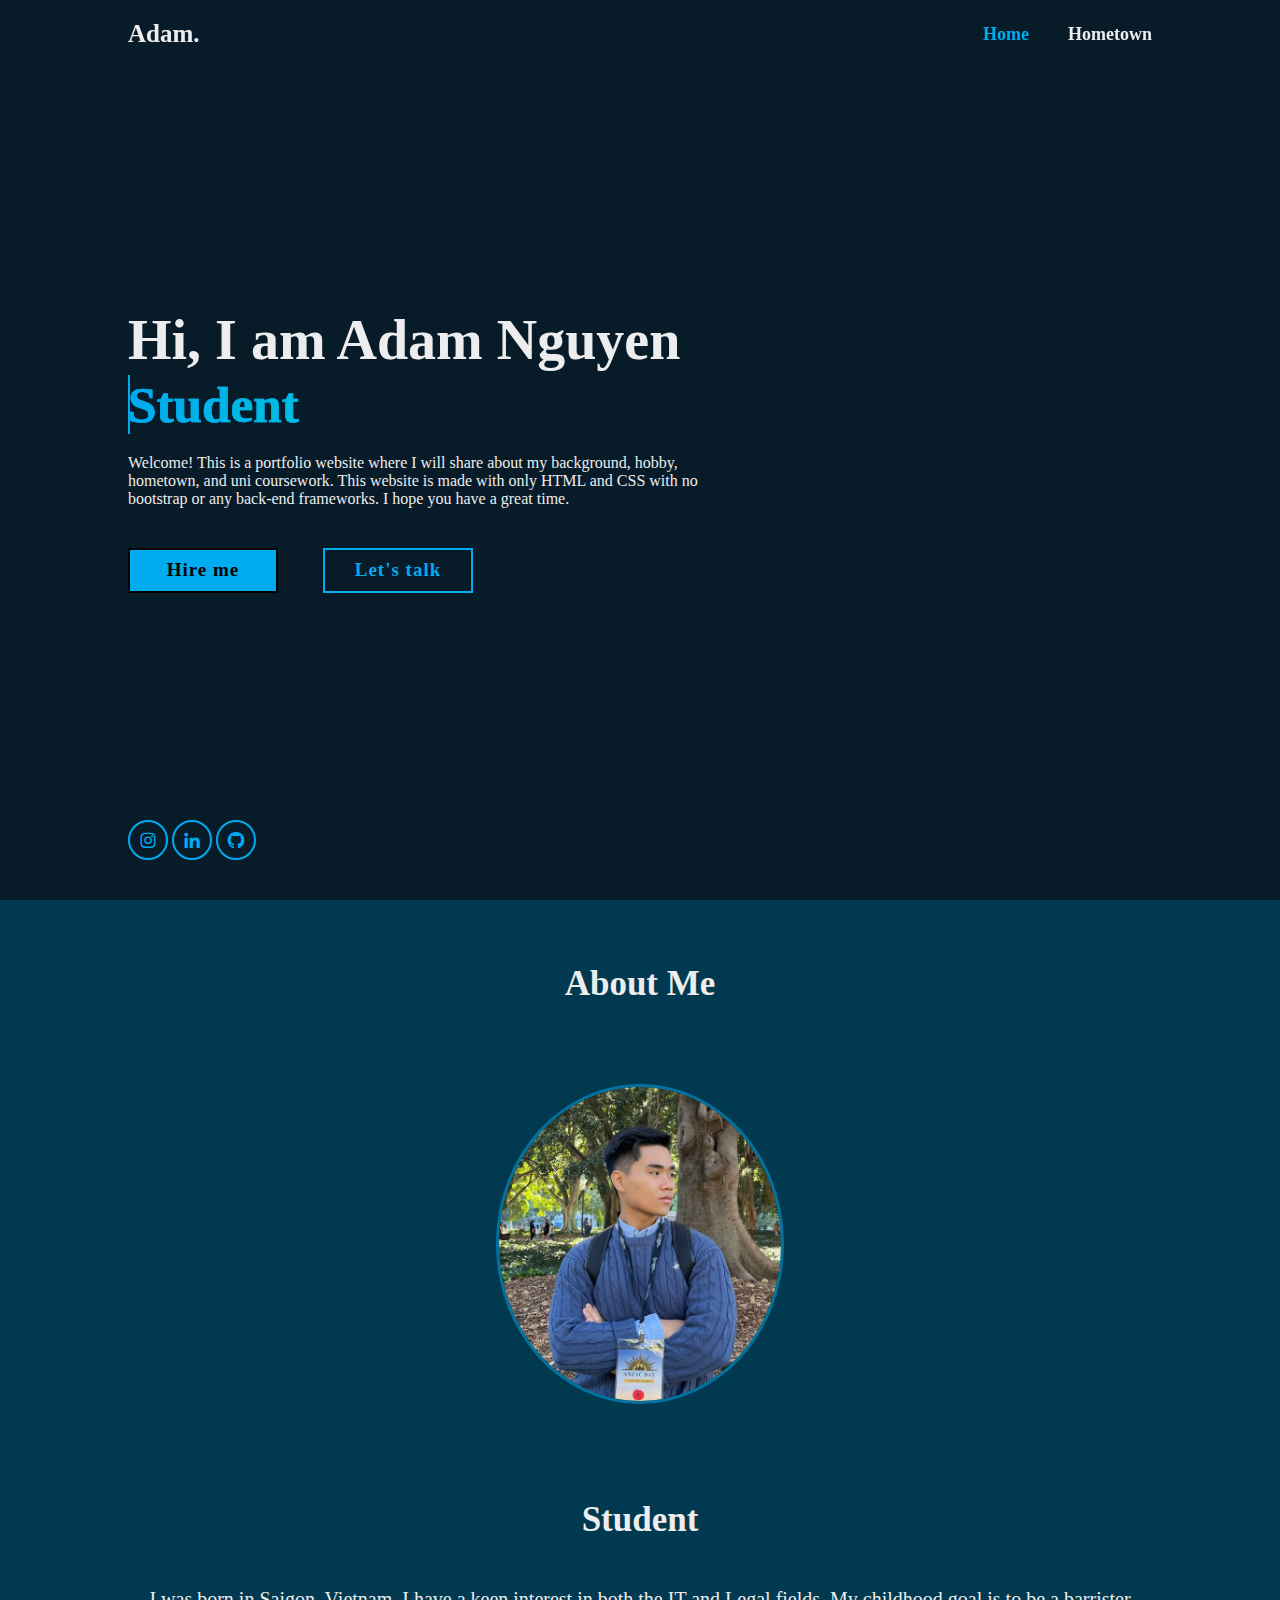
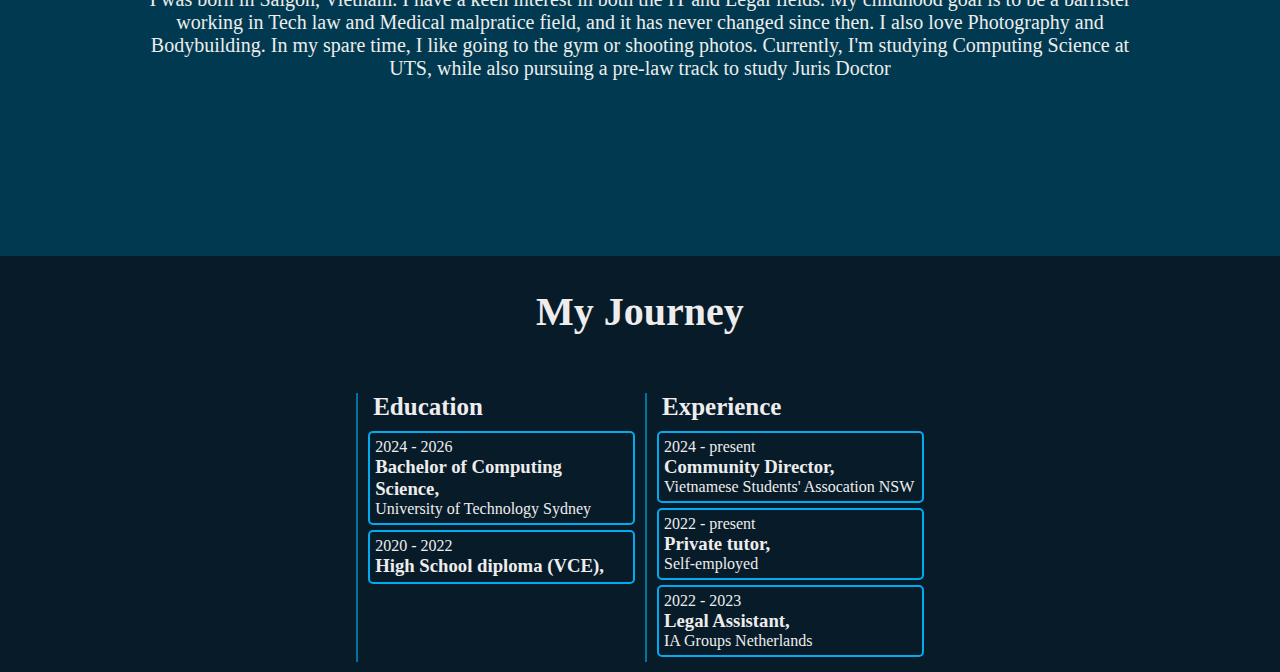
<file: index.html>
<!DOCTYPE html>
<html>
<head>
    <meta charset="utf-8">
    <link rel="stylesheet" href="styles.css">
    <link href='https://unpkg.com/boxicons@2.1.4/css/boxicons.min.css' rel='stylesheet'>

<title>About me</title>
</head>
<body>

<header class = "header"><a href ="#" class = "logo">Adam.</a> 
    <nav class="navbar">
        <a href="index.html" class = "active">Home</a>
        <a href="hometown.html">Hometown</a>
    </nav>

</header>

    <section class="home">
        <div class="home-content">
            <h1>Hi, I am Adam Nguyen</h1>
            <div class ="text-animate">
            <h3>Student</h3>
        </div>
            <p>
                Welcome! This is a portfolio website where I will share about my background, hobby, hometown, and uni coursework. 
                This website is made with only HTML and CSS with no bootstrap or any back-end frameworks. 
                I hope you have a great time.
            </p>
            <div class="btn-box">
                <a href="https://www.linkedin.com/in/adam-nguyen-2517222a0/">Hire me</a>
                <a href="mailto:huy.q.nguyen@student.uts.edu.au">Let's talk</a>
            </div>
        </div>

        <div class="home-sci">
            <a href="https://www.instagram.com/its.adamnguyen/"><i class='bx bxl-instagram'></i></a>
            <a href="https://www.linkedin.com/in/adam-nguyen-2517222a0/"><i class='bx bxl-linkedin' ></i></a>
            <a href="https://github.com/adampharrels"><i class='bx bxl-github'></i></a>
        </div>
        <span class="home-imgHover"></span>

    </section>

        <!--About section-->

        <section class="about" id="about">
            <h2 class="heading">About Me</h2>


        <div class ="about-img">
            <img src="pfp.jpg" alt="">
            <span class="circle-spin"></span>
        </div> 

        <div class="about-content">
            <h3>Student</h3>
            <p>I was born in Saigon, Vietnam. I have a keen interest in both the IT and Legal fields. My childhood goal is to be a barrister
                working in Tech law and Medical malpratice field, and it has never changed since then.
                 I also love Photography and Bodybuilding.
                In my spare time, I like going to the gym or shooting photos.
               Currently, I'm studying Computing Science at UTS, while also pursuing a pre-law track to study Juris Doctor</p>
        </div>
    </section>
        <!--Education section-->
        <section class="education" id="education">
            <h3 id="education-heading">My Journey</h3>
            <div class="education-row">
                <div class="education-column ">
                    <h3 class="title">Education</h3>
                    <div class="education-box">

                        <div class="education-content">
                            <div class="content">
                                <div class="year">2024 - 2026</div>
                                <h3>Bachelor of Computing Science,</h3>
                                <p>University of Technology Sydney</p>
                            </div>   
                        </div>
                        <div class="education-content">
                            <div class="content">
                                <div class="year">2020 - 2022</div>
                                <h3>High School diploma (VCE),</h3>
                                <p></p>
                            </div>   
                        </div>

                    </div>
                </div>

                <div class="education-column ">
                    <h3 class="title">Experience</h3>
                    <div class="education-box">

                        <div class="education-content">
                            <div class="content">
                                <div class="year">2024 - present</div>
                                <h3>Community Director,</h3>
                                <p>Vietnamese Students' Assocation NSW</p>
                            </div>   
                        </div>
                        <div class="education-content">
                            <div class="content">
                                <div class="year">2022 - present</div>
                                <h3>Private tutor,</h3>
                                <p>Self-employed</p>
                            </div>   
                        </div>
                        <div class="education-content">
                            <div class="content">
                                <div class="year">2022 - 2023</div>
                                <h3>Legal Assistant,</h3>
                                <p>IA Groups Netherlands</p>
                            </div>   
                        </div>

                    </div>
                </div>
            </div>
            
        </section>





</body>
</html>
</file>
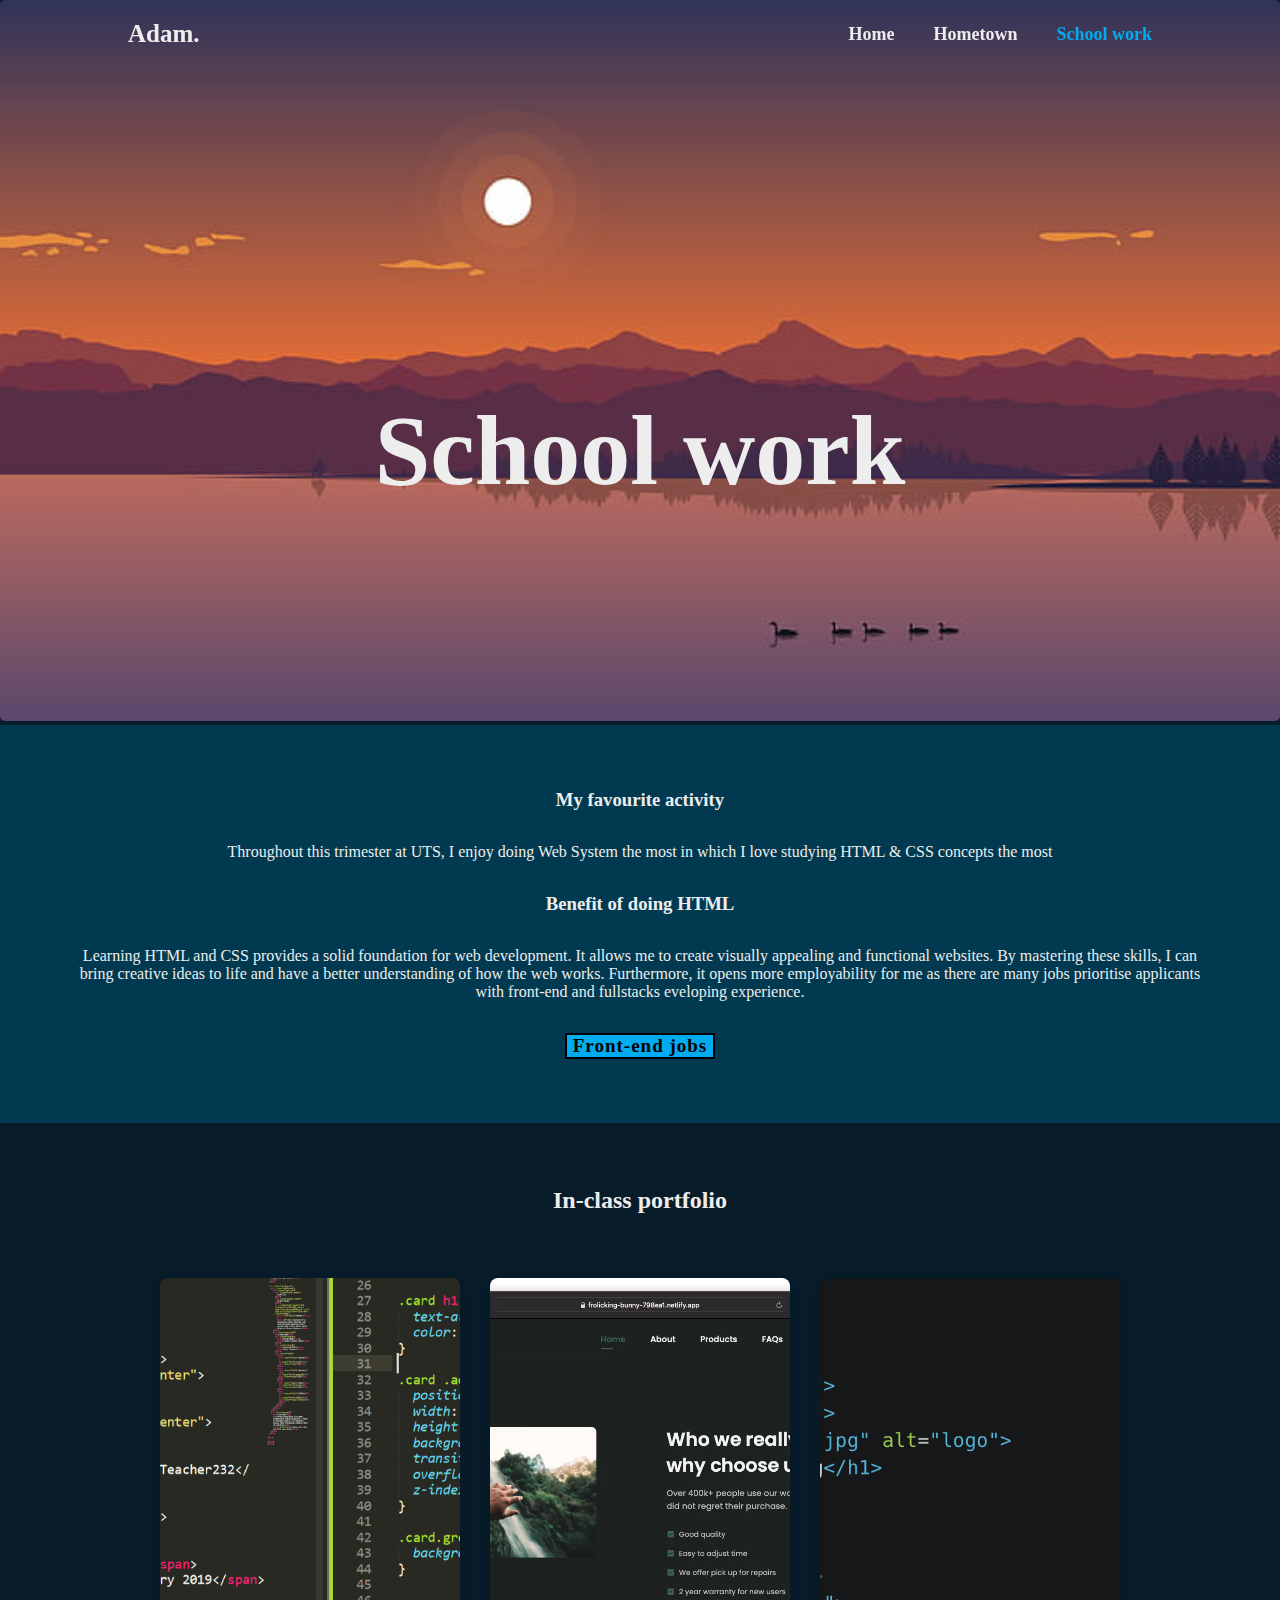
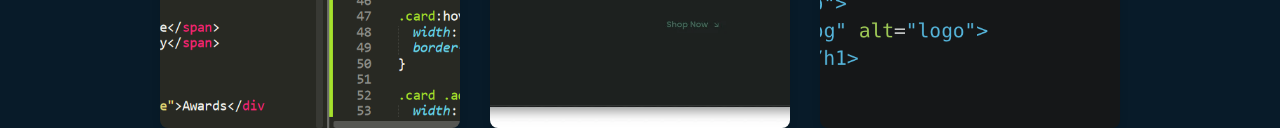
<file: activity.html>
<!DOCTYPE html>
<html>
<head>
    <meta charset="utf-8">
    <link rel="stylesheet" href="styles.css">
    <link href='https://unpkg.com/boxicons@2.1.4/css/boxicons.min.css' rel='stylesheet'>

<title>Activity</title>
</head>
<body>

<header class = "header"><a href ="#" class = "logo">Adam.</a> 
    <nav class="navbar">
        <a href="index.html">Home</a>
        <a href="hometown.html">Hometown</a>
        <a href="activity.html" class = "active">School work</a>
    </nav>

</header>

<section>
    <div class ="wallpaper">
        <img src="education.jpg" class="thumb">
    </div>
    <div class="wallpaper-caption">
        <h1>School work </h1>
    </div>
</section>

    <section class="school">
        <div class="school-content">
            <h3>My favourite activity</h3>
            <p>
                Throughout this trimester at UTS, I enjoy doing Web System the most in which I love studying HTML & CSS concepts the most
            </p>
            <h3>Benefit of doing HTML</h3>
            <p>Learning HTML and CSS provides a solid foundation for web development. It allows me to create visually appealing and functional websites. 
                By mastering these skills, I can bring creative ideas to life and have a better understanding of how the web works. 
                Furthermore, it opens more employability for me as there are many jobs prioritise applicants with front-end and fullstacks eveloping experience.  
            </p>

            <div class ="btn-box btns">
                <a href="#" class="btn">Front-end jobs</a>
            </div>
        </div>

    </section>

        <!--About section-->

        <section class="portfolio" id="about">
            <h2 class="portfolio-heading">In-class portfolio</h2>
            <div class="portfolio-row">
                <div class="portfolio-column">
                    <div class="portfolio-photo">
                            <img src="portfolio.png">
                        </a>
                    </div>
                </div>
                <div class="portfolio-column">
                    <div class="portfolio-photo">
                            <img src="portfolio2.png">
                        </a>
                    </div>
                </div>
                <div class="portfolio-column">
                    <div class="portfolio-photo">
                            <img src="portfolio3.png">
                        </a>
                    </div>
                </div>
            </div>

        </section>





</body>
</html>
</file>
<file: styles.css>
* {
    margin: 0;
    padding: 0;
    box-sizing: border-box;
    font-family: 'Poppins', 'sans-serif';
}

body{
    background: #081b29;  
    color: #ededed;

}

.header{
    position: fixed;
    top: 0;
    left: 0;
    width: 100%;
    padding: 20px 10%;
    background: transparent;
    display: flex;
    justify-content: space-between;
    align-items: center; 
    z-index: 100;
}

.logo{
    position: relative;
    font-size: 25px;
    color: #ededed;
    text-decoration: none;
    font-weight: 600;
}

.logo::before{
    content: '';
    position: absolute;
    top: 0;
    right: 0;
    width: 0;
    height: 100%;
    animation: appearing;
    animation-delay: .4s;


}

.navbar a{
    font-size: 18px;
    color: #ededed;
    text-decoration: none;
    font-weight: 600;
    margin-left: 35px;
    transition: .3s;
}

.navbar a:hover,
.navbar a.active{
     color: #00abf0;

}

.home{
    height: 100vh;
    display: flex;
    align-items: center;
    background: url('') no-repeat;
    padding: 0 10%;
}

.home-content{
    max-width: 600px;
}

.home-content h1{
    font-size:  56px;
    font-weight: 700;
    line-height: 1.2;
}

.home-content h3{
    font-size: 32px;
    font-weight: 700;
    color:#00abf0;
}

.home-content p{
    font-size: 16px;
    margin: 20px 0 40px;
}

.home-content .btn-box{
    display: flex;
    justify-content: space-between;
    width: 345px; 
    height: 45px;
}

.home-content .text-animate{
    position: relative;
    width: 32.8;
}

.home-content .text-animate h3{
    font-size: 3.2rem;
    font-weight: 700;
    color: transparent;
    -webkit-text-stroke: .7px #00abf0;
    background-image: linear-gradient(90deg, #00abf0, #00f0ab); /* Example gradient */
    -webkit-background-clip: text;
    background-position: 0 0;
    animation: homeBgText 6s linear infinite;
    animation-delay: 2s;
}

.home-content .text-animate h3::before{
    content: '';
    position: absolute;
    top: 0;
    left: 0;
    width: 0;
    height: 100%;
    border-right: 2px solid #00abf0;
    z-index: -1;
    animation: homeCursorText 6s linear infinite;
    animation-delay: 2s;
}

/*button setting*/
.btn-box a{
    position: relative;
    display: inline-flex;
    justify-content: center;
    align-items: center;
    width: 150px;
    height: 100%;
    background: #00abf0;
    border: 2px solid;
    font-size: 19px;
    color: black;
    text-decoration: none;
    font-weight: 600;
    letter-spacing: 1px;
    z-index: 1;
    overflow:hidden;
}

.btn-box a:nth-child(2){
    background: transparent;
    color: #00abf0;
}

.btn-box a:nth-child(2):hover{
    color: #081b29;
}
.btn-box a:nth-child(2):before{
    background: #00abf0;
}

/*hire me and contact hover*/
.btn-box a::before{
    content: '';
    position: absolute;
    top: 0;
    left: 0;
    width: 0;
    height: 100%;
    background:#081b29;
    z-index: -1;
    transition: .5s;

}

.btn-box a:hover::before{
    width:100%; /* hover effect cover the entire button */
}

/*icons */
.home-sci{
    position: absolute;
    bottom: 40px;
    width: 170px;
    justify-content: space-between;
}

.home-sci a{
    position: relative;
    display: inline-flex;
    justify-content: center;
    align-items: center;
    width: 40px;
    height: 40px;
    background: transparent;
    border: 2px solid #00abf0;
    border-radius: 50%;
    font-size: 20px;
    color: #00abf0;
    text-decoration: none;
    overflow: hidden;

}

.home-sci a::before{
    content: '';
    position: absolute;
    top: 0;
    left: 0;
    width: 0;
    height: 100%;
    z-index: -1;
    transition: .3s;
    background:#00abf0;
}

.home-sci a:hover::before{
    width: 100%;
}

.about, .about-content{
    display: flex;
    justify-content: center;
    align-items: center;
    flex-direction: column;
    gap: 2rem;
    background: #013a50;
    padding: 4rem;
}

.heading{
    font-size: 35px;
    margin-bottom: 3rem;
    text-align: center;

}

.about-img{
    position: relative;
    width: 20rem;
    height: 20rem;
    border-radius: 50%;
    display: flex;
    justify-content: center;
    align-items: center;
}

.about-img img{
    width: 90%;
    border-radius: 50%;
    border: .2rem solid #02729e;
}

.about-content{
    text-align: center;

}

.about-content h3{
    font-size: 35px;
}

.about-content p{
    font-size: 20px;
    margin: 1rem 0 3rem;
}

.btn-box.btns{
    display: inline-block;
    width: 15rem;
}

.btn-box.btns::before{
    background: #00abf0;
    
}

.education{
    display: flex;
    justify-content: flex;
    align-items: center;
    flex-direction: column;
    min-height: auto;
    padding-bottom: 10px;
}

#education-heading{
    margin-top: 2rem;
    font-size: 2.5rem;
    margin-bottom: 3rem;
    text-align: center;
}

.education, .education-row{
    display: flex;
    flex-wrap: wrap;
    gap: 10px;
}

.education-row, .education-column{
    flex: 1 1 40px;
}

.education-column .title{
    font-size: 25px;
    margin: 0 0 10px 15px;
}

.education-column, .education.box{
    border-left: 2px solid #02729e;

}

.education-box, .education-content{
    position: relative;
    padding-left: 10px;
}

.education-content{
    position: relative;
    padding: 5px;
    border: 2px solid #00abf0 ;
    border-radius: 5px;
    margin-bottom: 5px;
}

.education-content::before{
    content: '';
    position: absolute;
    top: 0;
    left:0;
    width: 0;
    height: 100%;
    z-index: -1;
    transition: .5s;
}

.education-content:hover::before{
    width:100%
}

/*Hometown page*/

.wallpaper-caption{
    position: absolute;
    top: 50%;
    left: 50%;
    transform: translate(-50%, -50%);
    font-size: 50px;
}
.middle-nav {
    font-size: 20px;
    top: 0;
    display: flex;
    justify-content: center; 
    align-items: center; 
    padding: 20px 0; 
    transition: .3s;
    z-index: 1000;
}

.middle-nav a {
    position: center;
    text-decoration: none;
    color: #ededed;
    font-weight: bold;
    padding-bottom: 5px;
    gap: 450px; 
    transition: color 0.3s ease, border-bottom 0.3s ease;
}
.middle-nav a:hover,
.middle-nav a.active {
    color: #00abf0;
    border-bottom: 2px solid #00abf0;
}


.hometown-title{
        display: flex;
        justify-content: center;
        align-items: center;
        flex-direction: column;
        padding: 2px;
        margin: 0 0 5px 0;
        font-size: 24px;
        z-index: 1;
    }
    

.hometown{
    display: flex;
    flex-direction: column;
    align-items: center;
    justify-content: flex-start;
    min-height: 100vh;
    padding: 40px 20px;
}

.hometown-content{
    width: 80%;
    font-size: 18px;
    max-width: 800px;
    display: flex;
    flex-direction: column;
    justify-content: center;
    align-items: center;
    text-align: left;
    padding: 40px 20px;
    max-height: none;
}


.hometown-content h4 {
    margin: 0;
    padding: 20px 0;


}

.video{
    margin: 30px
}

.gallery-title{
    margin-bottom: 2rem;
    align-items: center;
    text-align: center;
    display: flex;
    justify-content: center;
    flex-direction: column;
    padding: 2px;
    margin: 0 0 5px 0;
    font-size: 24px;
    z-index: 1;
}

.gallery{
    max-width: 1224px;
    width: 90%;
    margin: auto;
    padding: 40px 0;
}

.photo-gallery{
    display: flex;
    gap: 20px;
}

.column{
    display:flex;
    flex-direction: column;
    gap: 20px;
}

.photo, img{
    width: 100%;
    height: 100%;
    border-radius: 5px;
    object-fit: cover;
}
.photo img:hover {
    transform: scale(1.05); /* Scales the image slightly larger */
    box-shadow: 0px 8px 16px rgba(0, 0, 0, 0.2); /* Enhance the shadow on hover */
}
.youmaylike {
    text-align: center;
    padding: 20px;
}

.yml-title {
    font-size: 24px;
    margin-bottom: 20px;
}

.row {
    display: flex;
    justify-content: center; /* Center the images horizontally */
    gap: 30px; /* Space between columns */
}

.yml-column {
    flex: 1;
    max-width: 300px; /* Adjust the max-width as needed */
}

.yml-photo img {
    width: 100%;
    height: 450px;
    display: block;
    object-fit: cover;
    border-radius: 8px; /* Optional: Add rounded corners */
    box-shadow: 0px 4px 8px rgba(0, 0, 0, 0.1); /* Optional: Add a subtle shadow */
    transition: transform 0.3s ease; /* Smooth transition for hover effect */
}

/* Hover effect to expand the image */
.yml-photo img:hover {
    transform: scale(1.05); /* Scales the image slightly larger */
    box-shadow: 0px 8px 16px rgba(0, 0, 0, 0.2); /* Enhance the shadow on hover */
}


/*Activity design*/
.school-content{
    display: flex;
    justify-content: center;
    align-items: center;
    text-align: center;
    flex-direction: column;
    gap: 2rem;
    background: #013a50;
    padding: 4rem;
}

.portfolio-heading{
    display: flex;
    justify-content: center;
    align-items: center;
    text-align: center;
    flex-direction: column;
    gap: 2rem;
    padding: 4rem;
}

.portfolio-row {
    display: flex;
    justify-content: center; /* Center the images horizontally */
    gap: 30px; /* Space between columns */
}

.portfolio-column {
    flex: 1;
    max-width: 300px;
}

.portfolio-photo img {
    width: 100%;
    height: 450px;
    display: block;
    object-fit: cover;
    border-radius: 8px; 
    box-shadow: 0px 4px 8px rgba(0, 0, 0, 0.1); /* Optional: Add a subtle shadow */
    transition: transform 0.3s ease; /* Smooth transition for hover effect */
}

.portfolio-photo img:hover {
    transform: scale(1.05); 
    box-shadow: 0px 8px 16px rgba(0, 0, 0, 0.2); 
}

@media(max-width:768px){
    .photo-gallery{
        flex-direction: column;
    }
}

@keyframes homeBgText {
    0%,
    10%,
    100%{
        background-position: -33rem 0;
    }

    65%,
    85%{
        background-position: 0 0;
    }
}

@keyframes homeCursorText {
    0%,
    10%,
    100%{
        width: 0;
    }

    65%,
    78%,
    85%{
        width: 100%;
        opacity: 1;
    }

    75%,
    81%{
        opacity: 0;
    }
}
</file>
